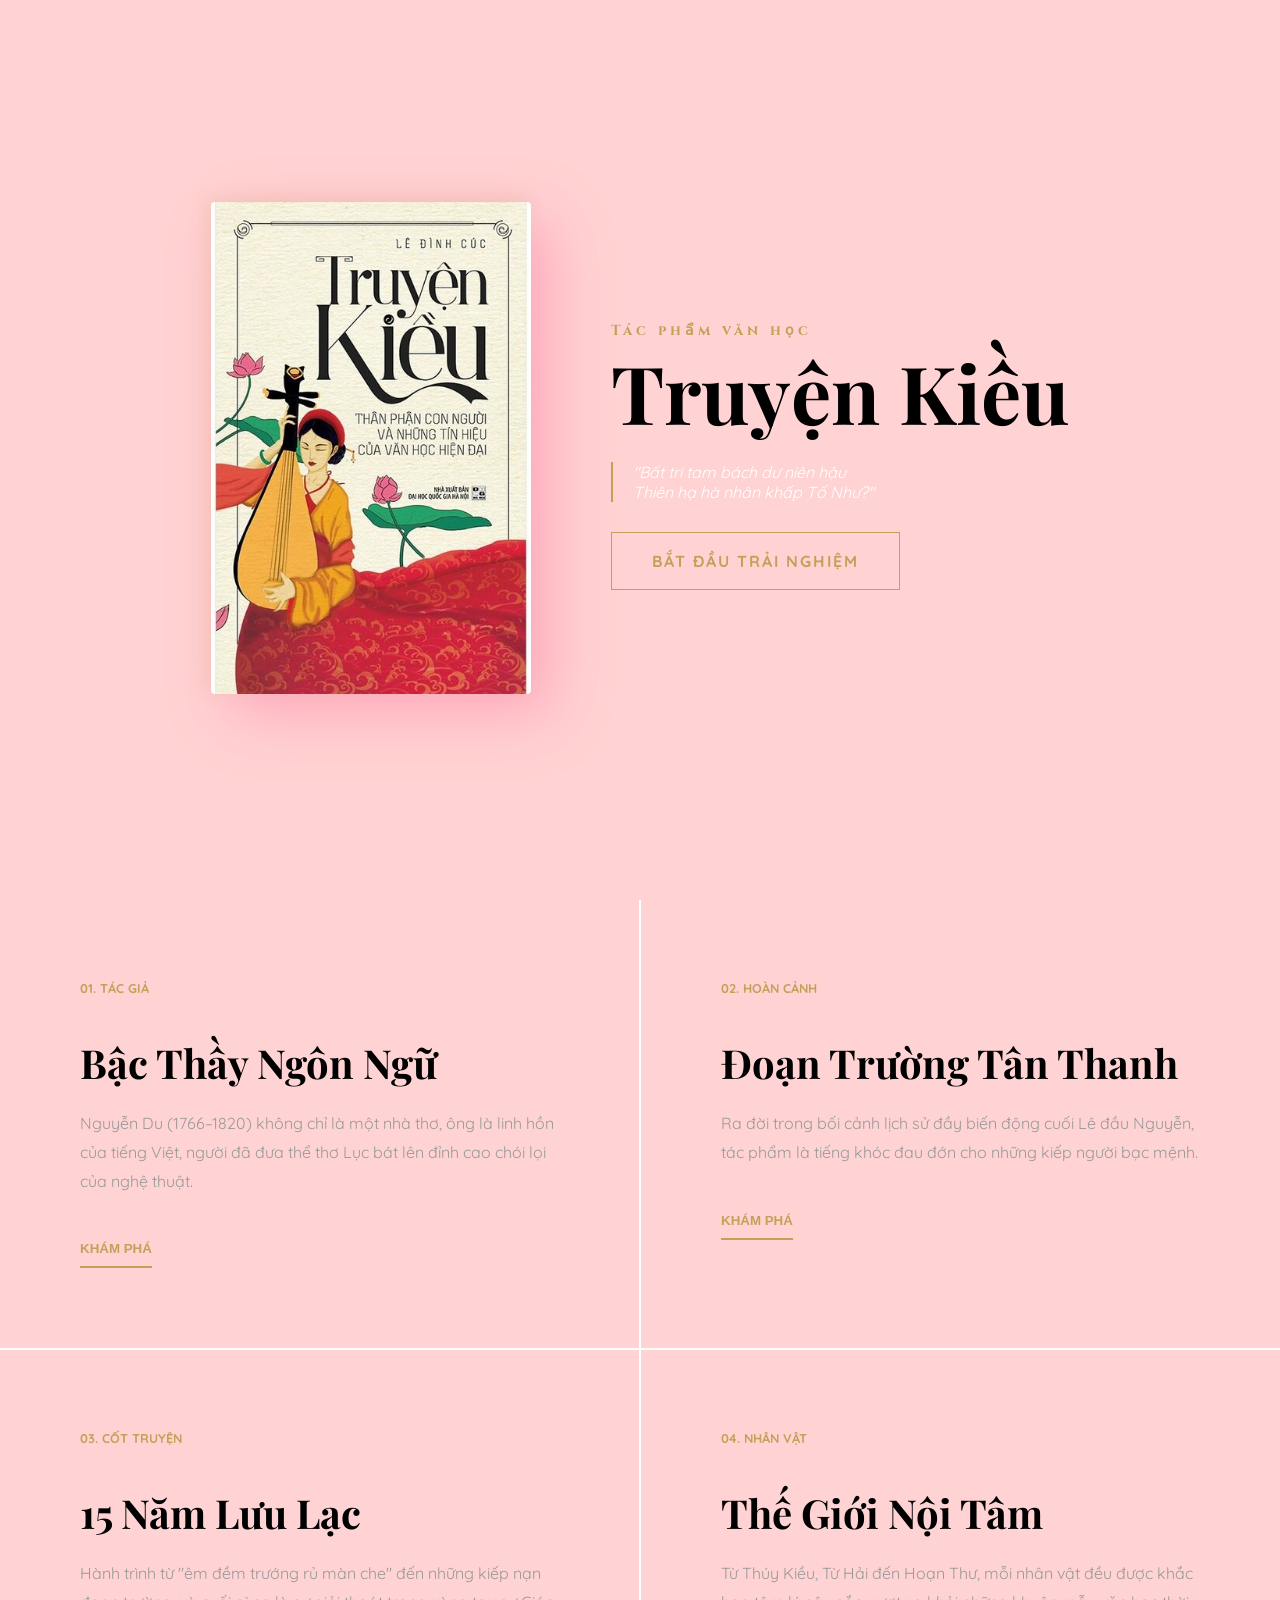
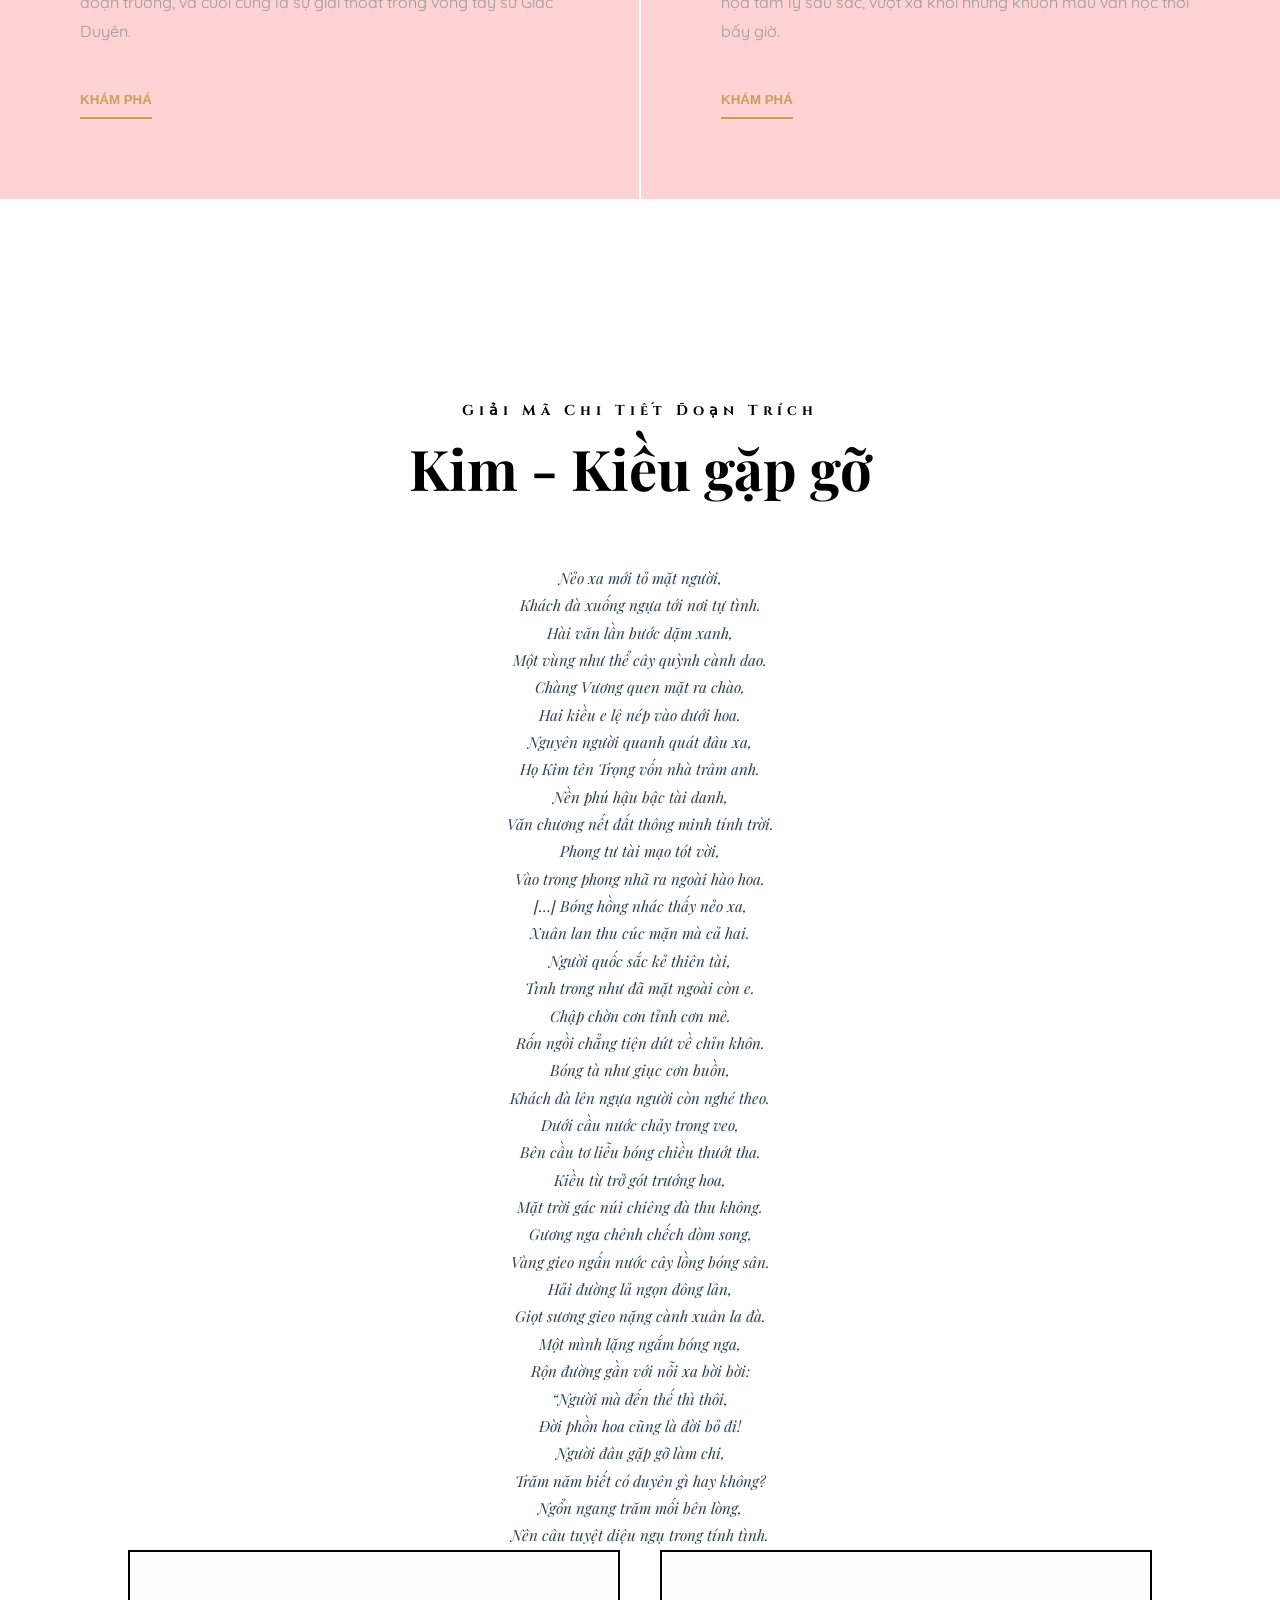
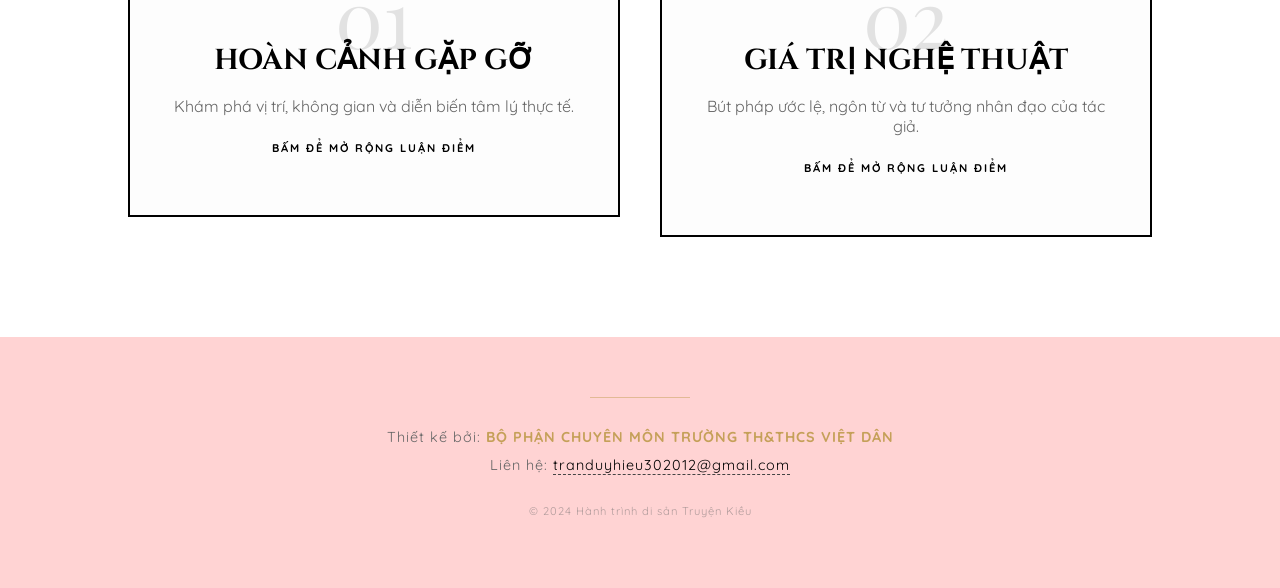
<file: index.html>
<!DOCTYPE html>
<html lang="vi">
<head>
    <meta charset="UTF-8">
    <meta name="viewport" content="width=device-width, initial-scale=1.0">
    <title>Đại Thi Hào Nguyễn Du | Kiệt Tác Truyện Kiều</title>
    <link rel="stylesheet" href="style.css">
    <link href="https://fonts.googleapis.com/css2?family=Cinzel:wght@700&family=Quicksand:wght@300;500&family=Playfair+Display:ital,wght@0,400;1,700&display=swap" rel="stylesheet">
</head>
<body>

    <section class="hero">
        <div class="overlay"></div>
        <div class="bg-landscape"></div>
        
        <div class="hero-container">
            <div class="book-side">
                <div class="book-wrapper" onclick="showPoem()">
                    <img src="images/truyen-kieu-than-phan-con-nguoi-va-nhung-tin-hieu.jpg" alt="Bìa Truyện Kiều" class="main-cover">
                    
                    <!-- Ô thơ hiện ra khi click -->
                    <div id="poem-popup" class="poem-popup">
                        <div class="poem-content">
                            <span class="close-btn">&times;</span>
                            
                            <!-- File âm thanh của bạn -->
                            <audio id="kiều-audio" src="kim-kieu.mp3"></audio>
                            <h2 class="poem-main-title">Kim - Kiều gặp gỡ</h2>
                            <section class="poem-section">
                                <div id="poem-text-container">
                                    <span class="poem-line" data-time="0">Nẻo xa mới tỏ mặt người,</span><br>
                                    <span class="poem-line" data-time="2">Khách đà xuống ngựa tới nơi tự tình.</span><br>
                                    <span class="poem-line" data-time="4">Hài văn lần bước dặm xanh,</span><br>
                                    <span class="poem-line" data-time="6">Một vùng như thể cây quỳnh cành dao.</span><br>
                                    <span class="poem-line" data-time="8">Chàng Vương quen mặt ra chào,</span><br>
                                    <span class="poem-line" data-time="10">Hai kiều e lệ nép vào dưới hoa.</span><br>
                                    <span class="poem-line" data-time="12">Nguyên người quanh quát đâu xa,</span><br>
                                    <span class="poem-line" data-time="14">Họ Kim tên Trọng vốn nhà trâm anh.</span><br>
                                    <span class="poem-line" data-time="16">Nền phú hậu bậc tài danh,</span><br>
                                    <span class="poem-line" data-time="18">Văn chương nết đất thông minh tính trời.</span><br>
                                    <span class="poem-line" data-time="20">Phong tư tài mạo tót vời,</span><br>
                                    <span class="poem-line" data-time="22">Vào trong phong nhã ra ngoài hào hoa.</span><br>
                                    <span class="poem-line" data-time="24">[…] Bóng hồng nhác thấy nẻo xa,</span><br>
                                    <span class="poem-line" data-time="26">Xuân lan thu cúc mặn mà cả hai.</span><br>
                                    <span class="poem-line" data-time="28">Người quốc sắc kẻ thiên tài,</span><br>
                                    <span class="poem-line" data-time="30">Tình trong như đã mặt ngoài còn e.</span><br>
                                    <span class="poem-line" data-time="32">Chập chờn cơn tỉnh cơn mê.</span><br>
                                    <span class="poem-line" data-time="34">Rốn ngồi chẳng tiện dứt về chỉn khôn.</span><br>
                                    <span class="poem-line" data-time="36">Bóng tà như giục cơn buồn,</span><br>
                                    <span class="poem-line" data-time="38">Khách đà lên ngựa người còn nghé theo.</span><br>
                                    <span class="poem-line" data-time="40">Dưới cầu nước chảy trong veo,</span><br>
                                    <span class="poem-line" data-time="42">Bên cầu tơ liễu bóng chiều thướt tha.</span><br>
                                    <span class="poem-line" data-time="44">Kiều từ trở gót trướng hoa,</span><br>
                                    <span class="poem-line" data-time="46">Mặt trời gác núi chiêng đà thu không.</span><br>
                                    <span class="poem-line" data-time="48">Gương nga chênh chếch dòm song,</span><br>
                                    <span class="poem-line" data-time="50">Vàng gieo ngấn nước cây lồng bóng sân.</span><br>
                                    <span class="poem-line" data-time="52">Hải đường lả ngọn đông lân,</span><br>
                                    <span class="poem-line" data-time="54">Giọt sương gieo nặng cành xuân la đà.</span><br>
                                    <span class="poem-line" data-time="56">Một mình lặng ngắm bóng nga,</span><br>
                                    <span class="poem-line" data-time="58">Rộn đường gần với nỗi xa bời bời:</span><br>
                                    <span class="poem-line" data-time="60">“Người mà đến thế thì thôi,</span><br>
                                    <span class="poem-line" data-time="62">Đời phồn hoa cũng là đời bỏ đi!</span><br>
                                    <span class="poem-line" data-time="64">Người đâu gặp gỡ làm chi,</span><br>
                                    <span class="poem-line" data-time="66">Trăm năm biết có duyên gì hay không?</span><br>
                                    <span class="poem-line" data-time="68">Ngổn ngang trăm mối bên lòng,</span><br>
                                    <span class="poem-line" data-time="70">Nên câu tuyệt diệu ngụ trong tính tình.</span>
                                </div>
                            </section>
                            
                            <button id="btn-play-audio" class="btn-audio">▶️ NGHE NGÂM THƠ</button>
                        </div>
                    </div>
                </div>
            </div>
            
            <div class="text-side">
                <h2 class="sub-title">Tác phẩm văn học</h2>
                <h1 class="main-name">Truyện Kiều</h1>
                <p class="quote">"Bất tri tam bách dư niên hậu<br>Thiên hạ hà nhân khấp Tố Như?"</p>
                <a href="#explore" class="cta-button">BẮT ĐẦU TRẢI NGHIỆM</a>
            </div>
        </div>
    </section>

    <main class="content-grid" id="explore">
        <div class="info-box" data-aos="fade-up">
            <div class="box-header">01. TÁC GIẢ</div>
            <h3>Bậc Thầy Ngôn Ngữ</h3>
            <p>Nguyễn Du (1766–1820) không chỉ là một nhà thơ, ông là linh hồn của tiếng Việt, người đã đưa thể thơ Lục bát lên đỉnh cao chói lọi của nghệ thuật.</p>
            <button onclick="window.location.href='tg.html'" class="btn-more">KHÁM PHÁ</button>
        </div>

        <div class="info-box" data-aos="fade-up">
            <div class="box-header">02. HOÀN CẢNH</div>
            <h3>Đoạn Trường Tân Thanh</h3>
            <p>Ra đời trong bối cảnh lịch sử đầy biến động cuối Lê đầu Nguyễn, tác phẩm là tiếng khóc đau đớn cho những kiếp người bạc mệnh.</p>
            <button onclick="window.location.href='st.html'" class="btn-more">KHÁM PHÁ</button> <!-- Sáng tác -->
        </div>

        <div class="info-box" data-aos="fade-up">
            <div class="box-header">03. CỐT TRUYỆN</div>
            <h3>15 Năm Lưu Lạc</h3>
            <p>Hành trình từ "êm đềm trướng rủ màn che" đến những kiếp nạn đoạn trường, và cuối cùng là sự giải thoát trong vòng tay sư Giác Duyên.</p>
            <button onclick="window.location.href='ct.html'" class="btn-more">KHÁM PHÁ</button> <!-- Cốt truyện -->
        </div>

        <div class="info-box" data-aos="fade-up">
            <div class="box-header">04. NHÂN VẬT</div>
            <h3>Thế Giới Nội Tâm</h3>
            <p>Từ Thúy Kiều, Từ Hải đến Hoạn Thư, mỗi nhân vật đều được khắc họa tâm lý sâu sắc, vượt xa khỏi những khuôn mẫu văn học thời bấy giờ.</p>
            <button onclick="window.location.href='nv.html'" class="btn-more">KHÁM PHÁ</button> <!-- Nhân vật -->
        </div>
    </main>
    <section class="mega-analysis">
        <div class="analysis-header">
            <span class="sub-title">Giải Mã Chi Tiết Đoạn Trích</span>
            <h2 class="main-title">Kim - Kiều gặp gỡ</h2>
        </div>
        <section class="poem-container">
            <div class="poem-content">
                Nẻo xa mới tỏ mặt người,<br>
                Khách đà xuống ngựa tới nơi tự tình.<br>
                Hài văn lần bước dặm xanh,<br>
                Một vùng như thể cây quỳnh cành dao.<br>
                Chàng Vương quen mặt ra chào,<br>
                Hai kiều e lệ nép vào dưới hoa.<br>
                Nguyên người quanh quát đâu xa,<br>
                Họ Kim tên Trọng vốn nhà trâm anh.<br>
                Nền phú hậu bậc tài danh,<br>
                Văn chương nết đất thông minh tính trời.<br>
                Phong tư tài mạo tót vời,<br>
                Vào trong phong nhã ra ngoài hào hoa.<br>
                […] Bóng hồng nhác thấy nẻo xa,<br>
                Xuân lan thu cúc mặn mà cả hai.<br>
                Người quốc sắc kẻ thiên tài,<br>
                Tình trong như đã mặt ngoài còn e.<br>
                Chập chờn cơn tỉnh cơn mê.<br>
                Rốn ngồi chẳng tiện dứt về chỉn khôn.<br>
                Bóng tà như giục cơn buồn,<br>
                Khách đà lên ngựa người còn nghé theo.<br>
                Dưới cầu nước chảy trong veo,<br>
                Bên cầu tơ liễu bóng chiều thướt tha.<br>
                Kiều từ trở gót trướng hoa,<br>
                Mặt trời gác núi chiêng đà thu không.<br>
                Gương nga chênh chếch dòm song,<br>
                Vàng gieo ngấn nước cây lồng bóng sân.<br>
                Hải đường lả ngọn đông lân,<br>
                Giọt sương gieo nặng cành xuân la đà.<br>
                Một mình lặng ngắm bóng nga,<br>
                Rộn đường gần với nỗi xa bời bời:<br>
                “Người mà đến thế thì thôi,<br>
                Đời phồn hoa cũng là đời bỏ đi!<br>
                Người đâu gặp gỡ làm chi,<br>
                Trăm năm biết có duyên gì hay không?<br>
                Ngổn ngang trăm mối bên lòng,<br>
                Nên câu tuyệt diệu ngụ trong tính tình.
            </div>
        </section>
        <div class="sync-grid-mega">
            <div class="mega-card" onclick="toggleAnalysis('context')">
                <div class="card-visual">
                    <div class="number-bg">01</div>
                    <h3>HOÀN CẢNH GẶP GỠ</h3>
                    <p>Khám phá vị trí, không gian và diễn biến tâm lý thực tế.</p>
                    <div class="click-hint">BẤM ĐỂ MỞ RỘNG LUẬN ĐIỂM</div>
                </div>
                
                <div id="mega-context" class="card-expand">
                    <div class="expand-inner">
                        <div class="analysis-point">
                            <h4>1.1. Vị trí chiến lược trong cốt truyện</h4>
                            <p>Nằm ở phần đầu "Gặp gỡ và đính ước". Đây là điểm khởi đầu cho chuỗi bi kịch 15 năm lưu lạc, nơi tình yêu vừa chớm nở đã mang theo những dự cảm chia lìa.</p>
                        </div>
                        <div class="analysis-point">
                            <h4>1.2. Không gian "Tả cảnh ngụ tình"</h4>
                            <p>Buổi chiều tà với "tơ liễu bóng chiều thướt tha". Cảnh vật không chỉ là thiên nhiên mà là nhân hóa của sự vương vấn, báo hiệu một tương lai mỏng manh như cành liễu trước gió.</p>
                        </div>
                        <div class="analysis-point">
                            <h4>1.3. Cuộc hội ngộ định mệnh</h4>
                            <p>Sự xuất hiện của Kim Trọng ("Hài văn lần bước dặm xanh") tạo nên sự tương phản với vẻ e lệ của chị em Kiều ("Nép vào dưới hoa"). Đó là khoảnh khắc của sự giao thoa giữa "quốc sắc" và "thiên tài".</p>
                        </div>
                    </div>
                </div>
            </div>

            <div class="mega-card" onclick="toggleAnalysis('art')">
                <div class="card-visual">
                    <div class="number-bg">02</div>
                    <h3>GIÁ TRỊ NGHỆ THUẬT</h3>
                    <p>Bút pháp ước lệ, ngôn từ và tư tưởng nhân đạo của tác giả.</p>
                    <div class="click-hint">BẤM ĐỂ MỞ RỘNG LUẬN ĐIỂM</div>
                </div>

                <div id="mega-art" class="card-expand">
                    <div class="expand-inner">
                        <div class="analysis-point">
                            <h4>2.1. Bút pháp Ước lệ Tượng trưng</h4>
                            <p>Nguyễn Du dùng "Cây quỳnh cành dao", "Xuân lan thu cúc" để miêu tả nhân vật. Cách dùng từ ngữ đắt giá này không chỉ tả vẻ đẹp mà còn tôn vinh nhân phẩm cao quý của họ.</p>
                        </div>
                        <div class="analysis-point">
                            <h4>2.2. Ngôn ngữ Nội tâm & Tu từ</h4>
                            <p>Câu hỏi "Trăm năm biết có duyên gì hay không?" là đỉnh cao của nghệ thuật khắc họa tâm lý. Kiều không chỉ yêu, nàng còn lo âu cho số phận, thể hiện tư duy vượt thời đại.</p>
                        </div>
                        <div class="analysis-point">
                            <h4>2.3. Nhịp điệu Lục bát bậc thầy</h4>
                            <p>Cách ngắt nhịp uyển chuyển tạo nên nhạc điệu du dương, khiến đoạn trích như một bản nhạc giao hưởng về tình yêu, đồng thời giữ vững hồn cốt của văn hóa dân tộc Việt Nam.</p>
                        </div>
                    </div>
                </div>
            </div>
        </div>
    </section>
        <!-- PHẦN CHÂN TRANG MỚI THÊM -->
        <footer class="site-footer">
            <div class="footer-line"></div>
            <div class="footer-content">
                <p class="design-by">Thiết kế bởi: <span>Bộ Phận Chuyên Môn Trường TH&THCS Việt Dân</span></p>
                <p class="contact-email">Liên hệ: <a href="tranduyhieu302012@gmail.com">tranduyhieu302012@gmail.com</a></p>
                <p class="copyright">© 2024 Hành trình di sản Truyện Kiều</p>
            </div>
        </footer>
    <script src="script.js"></script>
</body>
</html>
</file>
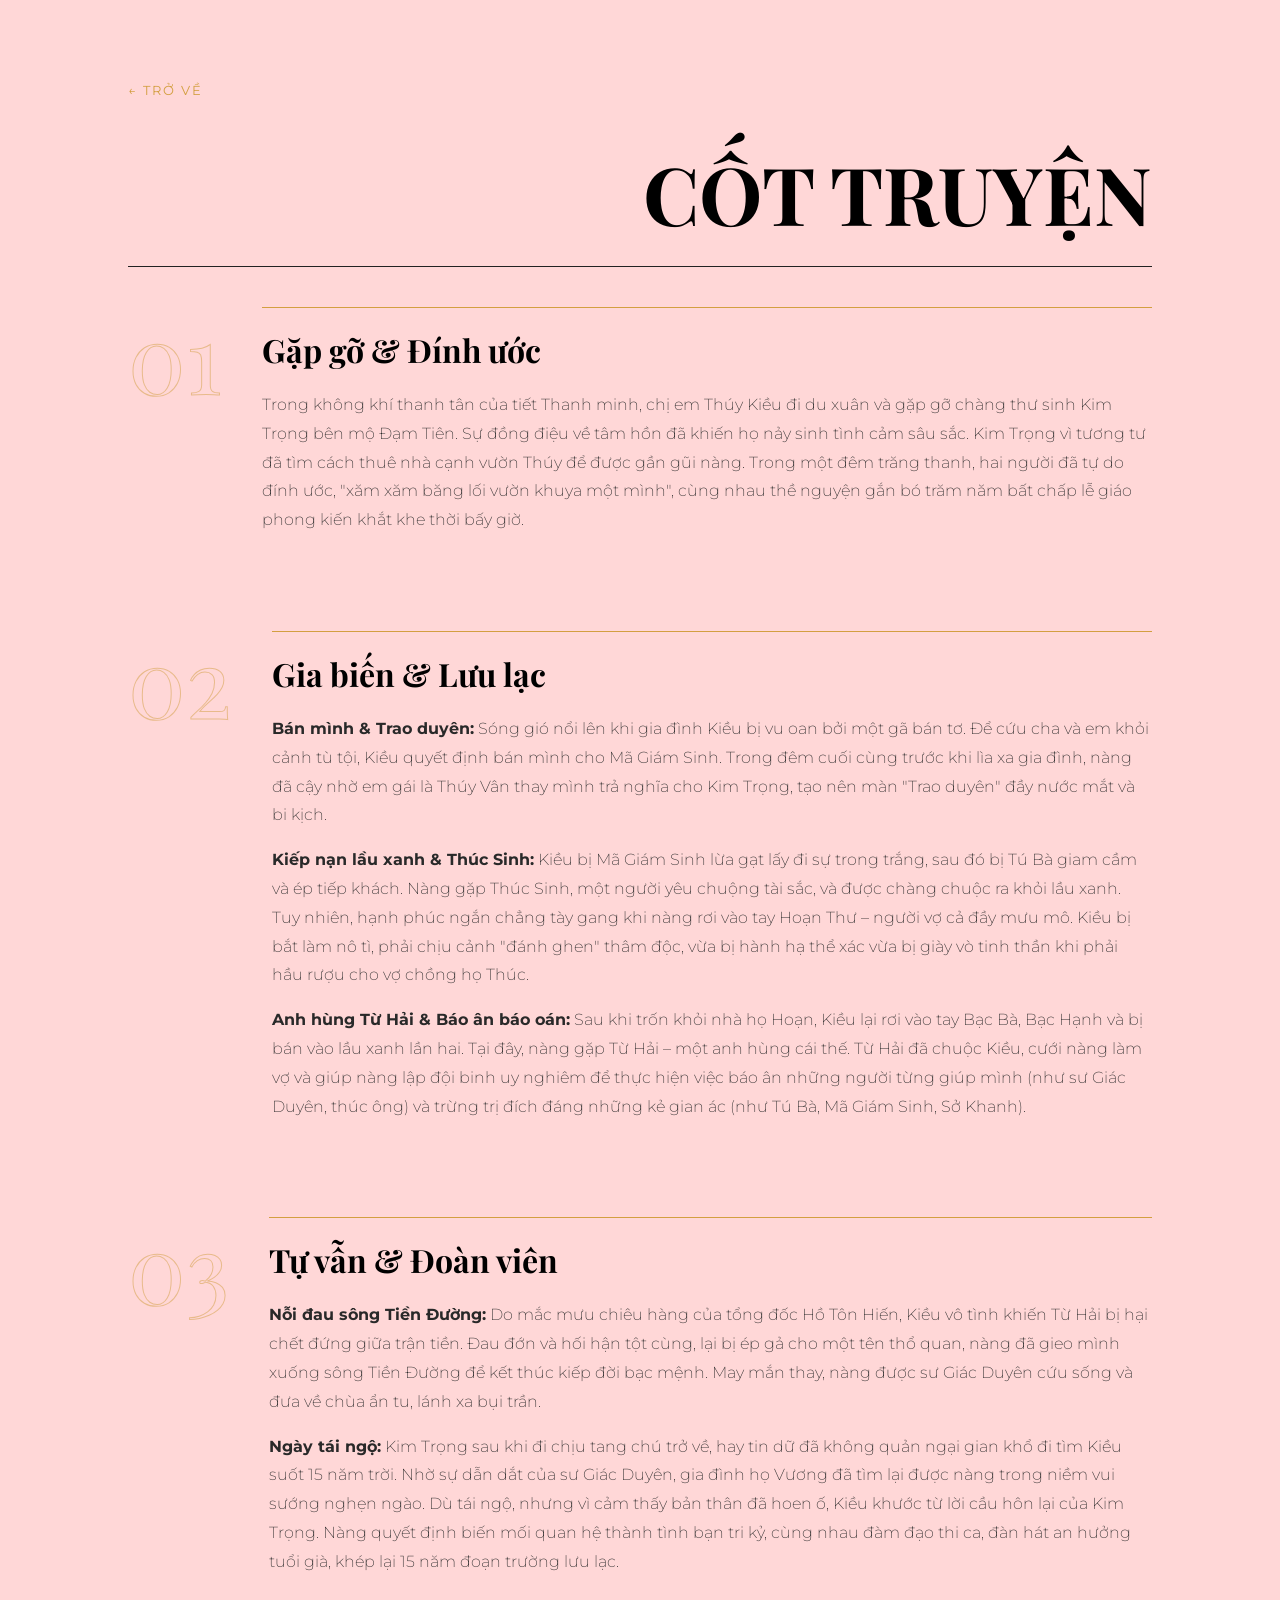
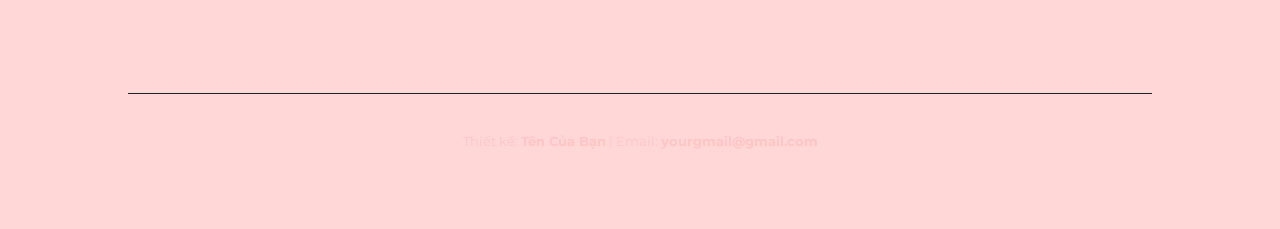
<file: ct.html>
<!DOCTYPE html>
<html lang="vi">
<head>
    <meta charset="UTF-8">
    <meta name="viewport" content="width=device-width, initial-scale=1.0">
    <title>Cốt truyện | 15 năm lưu lạc</title>
    <link href="https://fonts.googleapis.com/css2?family=Playfair+Display:ital,wght@0,900;1,700&family=Montserrat:wght@200;400;700&display=swap" rel="stylesheet">
    <style>
        :root { --accent: #d39f40; --dark: #ffd7d7; --light: #000000; }
        body { background: var(--dark); color: var(--light); font-family: 'Montserrat', sans-serif; margin: 0; padding: 80px 10%; }
        .back-btn { text-decoration: none; color: var(--accent); letter-spacing: 2px; font-size: 0.8rem; }
        
        h1 { font-family: 'Playfair Display', serif; font-size: 5rem; margin: 40px 0; text-align: right; border-bottom: 1px solid #222; padding-bottom: 20px; }
        
        .timeline-item { display: flex; margin-bottom: 80px; gap: 40px; }
        .number { font-family: 'Playfair Display', serif; font-size: 6rem; color: transparent; -webkit-text-stroke: 1px var(--accent); line-height: 1; opacity: 0.5; }
        .text { flex: 1; border-top: 1px solid var(--accent); padding-top: 20px; }
        h3 { font-family: 'Playfair Display', serif; font-size: 2rem; margin: 0 0 20px 0; }
        p { font-weight: 200; line-height: 1.8; color: #292929; }

        .footer { margin-top: 100px; font-size: 0.8rem; color: #ffc4c4; text-align: center; border-top: 1px solid #222; padding-top: 40px; }
    </style>
</head>
<body>
    <a href="index.html" class="back-btn">← TRỞ VỀ</a>

    <h1>CỐT TRUYỆN</h1>

    <div class="timeline-item">
        <div class="number">01</div>
        <div class="text">
            <h3>Gặp gỡ & Đính ước</h3>
            <p>Trong không khí thanh tân của tiết Thanh minh, chị em Thúy Kiều đi du xuân và gặp gỡ chàng thư sinh Kim Trọng bên mộ Đạm Tiên. Sự đồng điệu về tâm hồn đã khiến họ nảy sinh tình cảm sâu sắc. Kim Trọng vì tương tư đã tìm cách thuê nhà cạnh vườn Thúy để được gần gũi nàng. Trong một đêm trăng thanh, hai người đã tự do đính ước, "xăm xăm băng lối vườn khuya một mình", cùng nhau thề nguyện gắn bó trăm năm bất chấp lễ giáo phong kiến khắt khe thời bấy giờ.</p>
        </div>
    </div>

    <div class="timeline-item">
        <div class="number">02</div>
        <div class="text">
            <h3>Gia biến & Lưu lạc</h3>
            <p><strong>Bán mình & Trao duyên:</strong> Sóng gió nổi lên khi gia đình Kiều bị vu oan bởi một gã bán tơ. Để cứu cha và em khỏi cảnh tù tội, Kiều quyết định bán mình cho Mã Giám Sinh. Trong đêm cuối cùng trước khi lìa xa gia đình, nàng đã cậy nhờ em gái là Thúy Vân thay mình trả nghĩa cho Kim Trọng, tạo nên màn "Trao duyên" đầy nước mắt và bi kịch.</p>
            <p><strong>Kiếp nạn lầu xanh & Thúc Sinh:</strong> Kiều bị Mã Giám Sinh lừa gạt lấy đi sự trong trắng, sau đó bị Tú Bà giam cầm và ép tiếp khách. Nàng gặp Thúc Sinh, một người yêu chuộng tài sắc, và được chàng chuộc ra khỏi lầu xanh. Tuy nhiên, hạnh phúc ngắn chẳng tày gang khi nàng rơi vào tay Hoạn Thư – người vợ cả đầy mưu mô. Kiều bị bắt làm nô tì, phải chịu cảnh "đánh ghen" thâm độc, vừa bị hành hạ thể xác vừa bị giày vò tinh thần khi phải hầu rượu cho vợ chồng họ Thúc.</p>
            <p><strong>Anh hùng Từ Hải & Báo ân báo oán:</strong> Sau khi trốn khỏi nhà họ Hoạn, Kiều lại rơi vào tay Bạc Bà, Bạc Hạnh và bị bán vào lầu xanh lần hai. Tại đây, nàng gặp Từ Hải – một anh hùng cái thế. Từ Hải đã chuộc Kiều, cưới nàng làm vợ và giúp nàng lập đội binh uy nghiêm để thực hiện việc báo ân những người từng giúp mình (như sư Giác Duyên, thúc ông) và trừng trị đích đáng những kẻ gian ác (như Tú Bà, Mã Giám Sinh, Sở Khanh).</p>
        </div>
    </div>

    <div class="timeline-item">
        <div class="number">03</div>
        <div class="text">
            <h3>Tự vẫn & Đoàn viên</h3>
            <p><strong>Nỗi đau sông Tiền Đường:</strong> Do mắc mưu chiêu hàng của tổng đốc Hồ Tôn Hiến, Kiều vô tình khiến Từ Hải bị hại chết đứng giữa trận tiền. Đau đớn và hối hận tột cùng, lại bị ép gả cho một tên thổ quan, nàng đã gieo mình xuống sông Tiền Đường để kết thúc kiếp đời bạc mệnh. May mắn thay, nàng được sư Giác Duyên cứu sống và đưa về chùa ẩn tu, lánh xa bụi trần.</p>
            <p><strong>Ngày tái ngộ:</strong> Kim Trọng sau khi đi chịu tang chú trở về, hay tin dữ đã không quản ngại gian khổ đi tìm Kiều suốt 15 năm trời. Nhờ sự dẫn dắt của sư Giác Duyên, gia đình họ Vương đã tìm lại được nàng trong niềm vui sướng nghẹn ngào. Dù tái ngộ, nhưng vì cảm thấy bản thân đã hoen ố, Kiều khước từ lời cầu hôn lại của Kim Trọng. Nàng quyết định biến mối quan hệ thành tình bạn tri kỷ, cùng nhau đàm đạo thi ca, đàn hát an hưởng tuổi già, khép lại 15 năm đoạn trường lưu lạc.</p>
        </div>
    </div>

    <footer class="footer">
        Thiết kế: <strong>Tên Của Bạn</strong> | Email: <strong>yourgmail@gmail.com</strong>
    </footer>
</body>
</html>
</file>
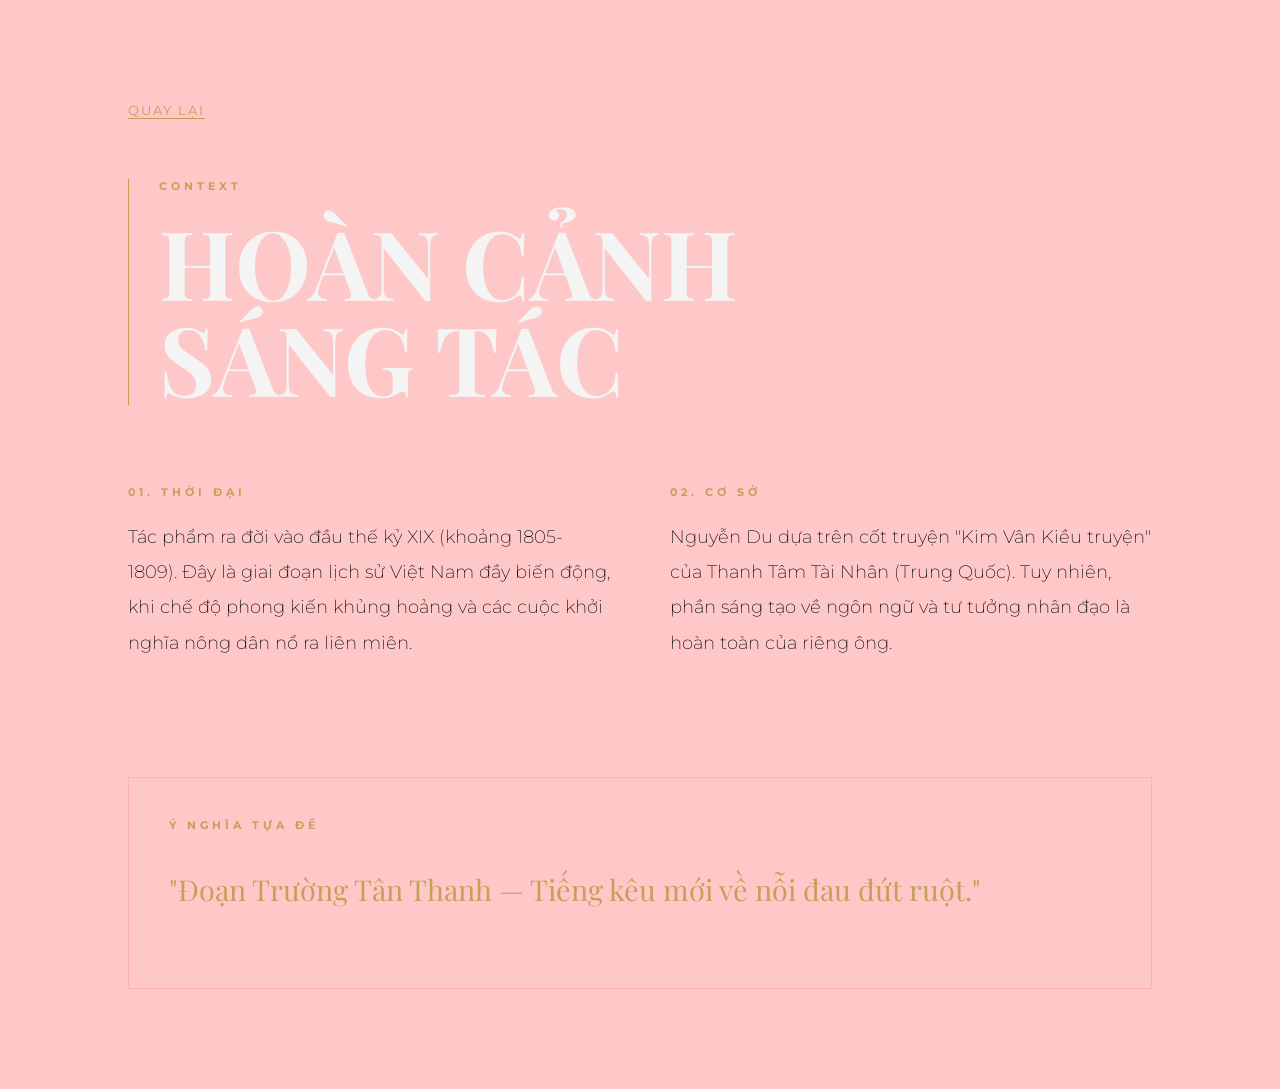
<file: st.html>
<!DOCTYPE html>
<html lang="vi">
<head>
    <meta charset="UTF-8">
    <meta name="viewport" content="width=device-width, initial-scale=1.0">
    <title>Bối cảnh | Truyện Kiều</title>
    <link href="https://fonts.googleapis.com/css2?family=Playfair+Display:ital,wght@0,900;1,700&family=Montserrat:wght@200;400;700&display=swap" rel="stylesheet">
    <style>
        :root { --accent: #c5a059; --dark: #ffc8c8; --light: #f4f4f4; }
        body { background: var(--dark); color: var(--light); font-family: 'Montserrat', sans-serif; margin: 0; padding: 100px 10%; }
        .back-btn { text-decoration: none; color: var(--accent); letter-spacing: 2px; font-size: 0.8rem; border-bottom: 1px solid var(--accent); }
        
        .title-section { margin: 60px 0; border-left: 1px solid var(--accent); padding-left: 30px; }
        h1 { font-family: 'Playfair Display', serif; font-size: clamp(3rem, 8vw, 6rem); margin: 0; line-height: 1; }
        
        .content-grid { display: grid; grid-template-columns: 1fr 1fr; gap: 60px; margin-top: 80px; }
        .label { color: var(--accent); font-weight: 700; letter-spacing: 4px; font-size: 0.7rem; display: block; margin-bottom: 20px; }
        p { font-weight: 200; font-size: 1.1rem; color: #000000; line-height: 2; }
        
        .highlight-box { grid-column: 1 / -1; border: 1px solid #ffb4b4; padding: 40px; margin-top: 40px; }
        .footer { margin-top: 100px; font-size: 0.8rem; color: #ffdcdc; text-align: center; border-top: 1px solid #222; padding-top: 40px; }
    </style>
</head>
<body>
    <a href="index.html" class="back-btn">QUAY LẠI</a>

    <div class="title-section">
        <span class="label">CONTEXT</span>
        <h1>HOÀN CẢNH<br>SÁNG TÁC</h1>
    </div>

    <div class="content-grid">
        <div>
            <span class="label">01. THỜI ĐẠI</span>
            <p>Tác phẩm ra đời vào đầu thế kỷ XIX (khoảng 1805-1809). Đây là giai đoạn lịch sử Việt Nam đầy biến động, khi chế độ phong kiến khủng hoảng và các cuộc khởi nghĩa nông dân nổ ra liên miên.</p>
        </div>
        <div>
            <span class="label">02. CƠ SỞ</span>
            <p>Nguyễn Du dựa trên cốt truyện "Kim Vân Kiều truyện" của Thanh Tâm Tài Nhân (Trung Quốc). Tuy nhiên, phần sáng tạo về ngôn ngữ và tư tưởng nhân đạo là hoàn toàn của riêng ông.</p>
        </div>
        <div class="highlight-box">
            <span class="label">Ý NGHĨA TỰA ĐỀ</span>
            <p style="font-family: 'Playfair Display', serif; font-size: 1.8rem; color: var(--accent); italic">"Đoạn Trường Tân Thanh — Tiếng kêu mới về nỗi đau đứt ruột."</p>
        </div>
    </div>
</body>
</html>
</file>
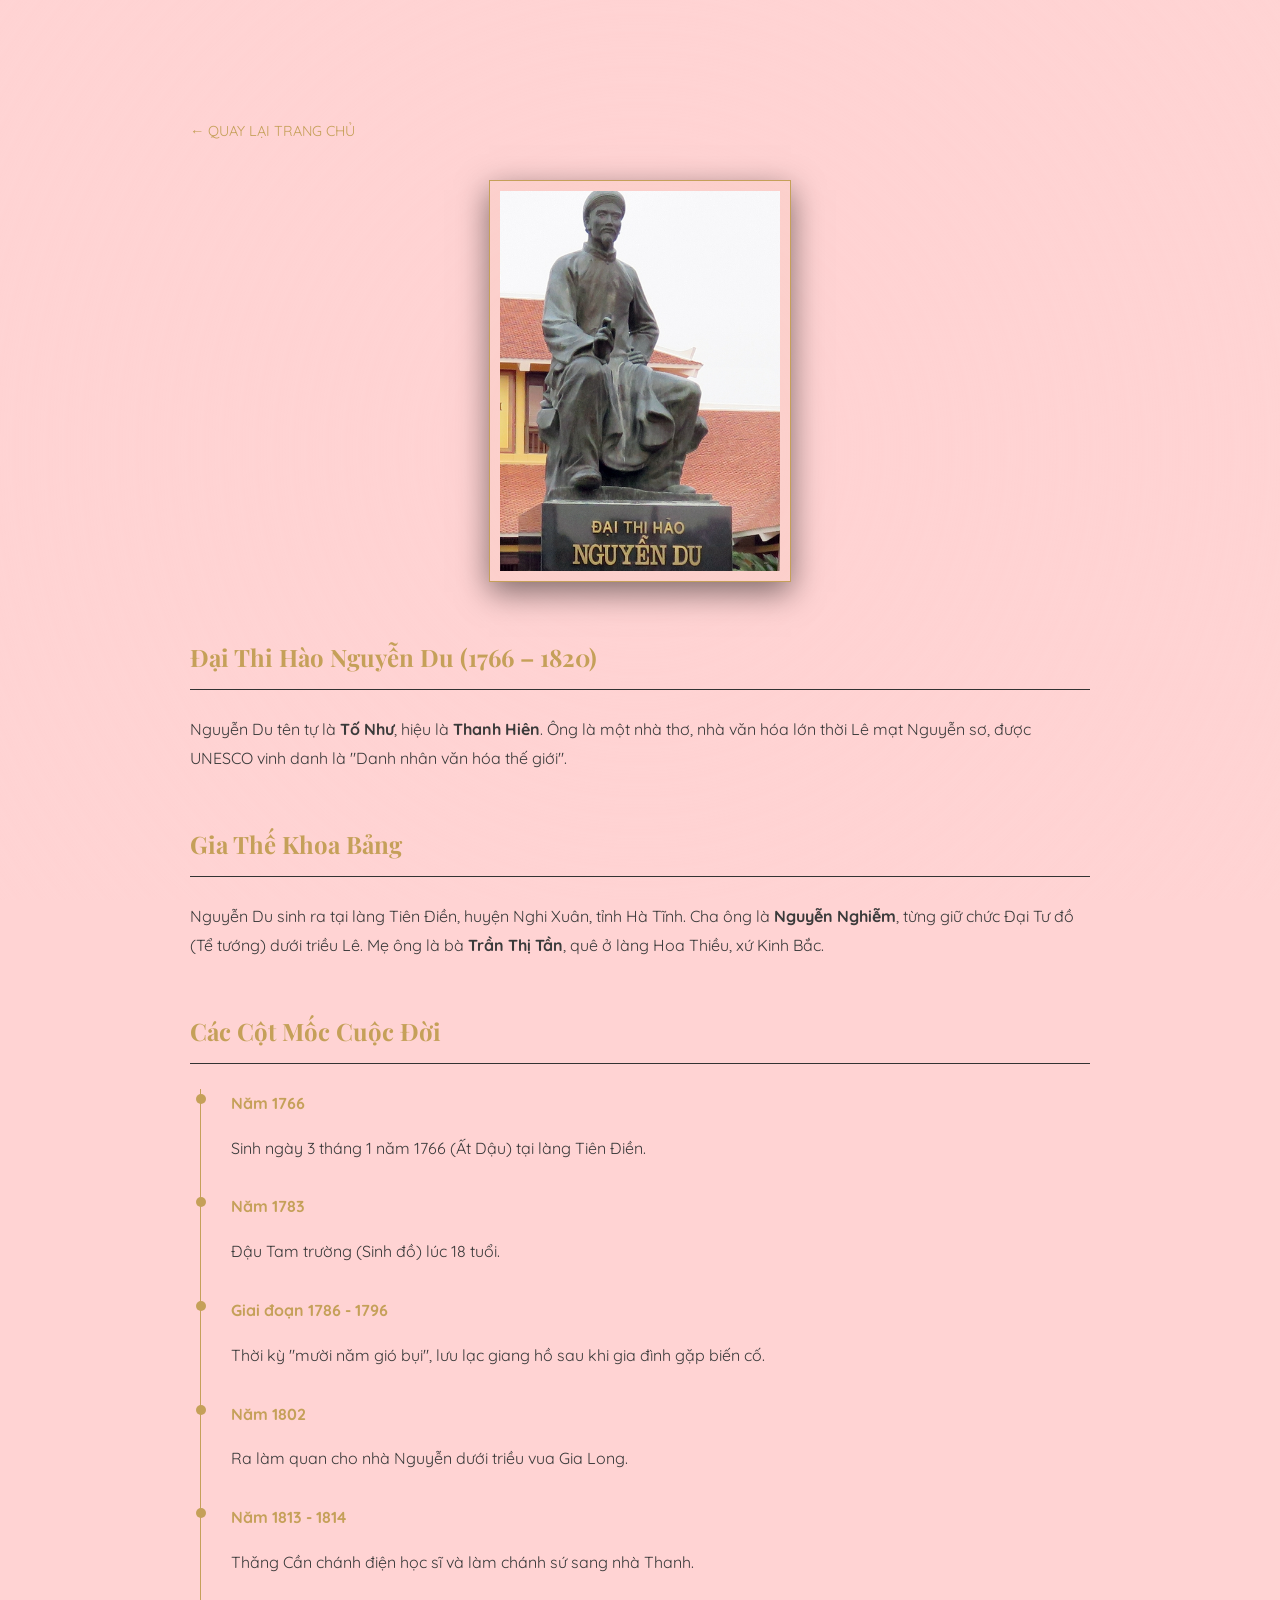
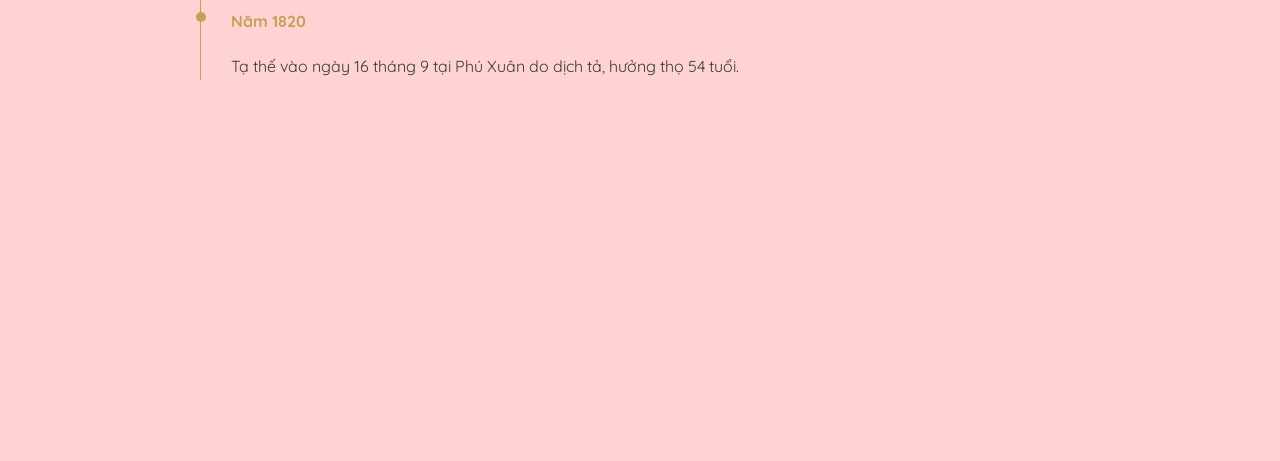
<file: tg.html>
<!DOCTYPE html>
<html lang="vi">
<head>
    <meta charset="UTF-8">
    <meta name="viewport" content="width=device-width, initial-scale=1.0">
    <title>Tiểu Sử Nguyễn Du | Đại Thi Hào Dân Tộc</title>
    <link rel="stylesheet" href="style.css">
    <link href="https://fonts.googleapis.com/css2?family=Cinzel:wght@700&family=Quicksand:wght@300;500&family=Playfair+Display:ital,wght@0,400;1,700&display=swap" rel="stylesheet">
    <style>
        .author-detail {
            padding: 120px 20px 60px;
            max-width: 900px;
            margin: 0 auto;
        }
        
        /* CẤU TRÚC HÌNH ẢNH CHÂN DUNG MỚI */
        .author-portrait-wrapper {
            text-align: center;
            margin-bottom: 50px;
        }
        .author-portrait {
            width: 280px;
            height: 380px;
            object-fit: cover;
            border: 1px solid var(--gold);
            padding: 10px;
            background: rgba(197, 160, 89, 0.05);
            box-shadow: 0 10px 30px rgba(0,0,0,0.5);
            transition: 0.5s;
        }
        .author-portrait:hover {
            box-shadow: 0 15px 40px rgba(197, 160, 89, 0.2);
        }

        .bio-section {
            margin-bottom: 50px;
            line-height: 1.8;
            color: #3a3a3a;
        }
        .bio-section h2 {
            font-family: 'Playfair Display', serif;
            color: var(--gold);
            border-bottom: 1px solid #333;
            padding-bottom: 10px;
            margin-bottom: 25px;
        }
        .timeline {
            border-left: 1px solid var(--gold);
            padding-left: 30px;
            margin-left: 10px;
        }
        .timeline-item {
            position: relative;
            margin-bottom: 30px;
        }
        .timeline-item::before {
            content: '';
            position: absolute;
            left: -35px;
            top: 5px;
            width: 10px;
            height: 10px;
            background: var(--gold);
            border-radius: 50%;
        }
        .year {
            font-weight: bold;
            color: var(--gold);
            display: block;
        }
        .back-home {
            display: inline-block;
            margin-bottom: 40px;
            color: var(--gold);
            text-decoration: none;
            font-size: 0.9rem;
            transition: 0.3s;
        }
        .back-home:hover { opacity: 0.7; }
    </style>
</head>
<body>
    <div class="overlay" style="position: fixed; z-index: -1;"></div>

    <main class="author-detail">
        <a href="index.html" class="back-home">← QUAY LẠI TRANG CHỦ</a>
        
        <!-- PHẦN CHÈN HÌNH ẢNH CHÂN DUNG -->
        <div class="author-portrait-wrapper">
            <img src="images/ng du.jfif" alt="Chân dung Nguyễn Du" class="author-portrait">
        </div>

        <section class="bio-section">
            <h2>Đại Thi Hào Nguyễn Du (1766 – 1820)</h2>
            <p>Nguyễn Du tên tự là <strong>Tố Như</strong>, hiệu là <strong>Thanh Hiên</strong>. Ông là một nhà thơ, nhà văn hóa lớn thời Lê mạt Nguyễn sơ, được UNESCO vinh danh là "Danh nhân văn hóa thế giới".</p>
        </section>

        <section class="bio-section">
            <h2>Gia Thế Khoa Bảng</h2>
            <p>Nguyễn Du sinh ra tại làng Tiên Điền, huyện Nghi Xuân, tỉnh Hà Tĩnh. Cha ông là <strong>Nguyễn Nghiễm</strong>, từng giữ chức Đại Tư đồ (Tể tướng) dưới triều Lê. Mẹ ông là bà <strong>Trần Thị Tần</strong>, quê ở làng Hoa Thiều, xứ Kinh Bắc.</p>
        </section>

        <section class="bio-section">
            <h2>Các Cột Mốc Cuộc Đời</h2>
            <div class="timeline">
                <div class="timeline-item">
                    <span class="year">Năm 1766</span>
                    <p>Sinh ngày 3 tháng 1 năm 1766 (Ất Dậu) tại làng Tiên Điền.</p>
                </div>
                <div class="timeline-item">
                    <span class="year">Năm 1783</span>
                    <p>Đậu Tam trường (Sinh đồ) lúc 18 tuổi.</p>
                </div>
                <div class="timeline-item">
                    <span class="year">Giai đoạn 1786 - 1796</span>
                    <p>Thời kỳ "mười năm gió bụi", lưu lạc giang hồ sau khi gia đình gặp biến cố.</p>
                </div>
                <div class="timeline-item">
                    <span class="year">Năm 1802</span>
                    <p>Ra làm quan cho nhà Nguyễn dưới triều vua Gia Long.</p>
                </div>
                <div class="timeline-item">
                    <span class="year">Năm 1813 - 1814</span>
                    <p>Thăng Cần chánh điện học sĩ và làm chánh sứ sang nhà Thanh.</p>
                </div>
                <div class="timeline-item">
                    <span class="year">Năm 1820</span>
                    <p>Tạ thế vào ngày 16 tháng 9 tại Phú Xuân do dịch tả, hưởng thọ 54 tuổi.</p>
                </div>
            </div>
        </section>
    </main>

    <footer class="site-footer">
        <div class="footer-line"></div>
        <div class="footer-content">
            <p class="design-by">Thiết kế bởi: <span>Tên Của Bạn</span></p>
            <p class="contact-email">Liên hệ: <a href="mailto:yourgmail@gmail.com">yourgmail@gmail.com</a></p>
            <p class="copyright">© 2026 Hành trình di sản Truyện Kiều</p>
        </div>
    </footer>

    <script src="script.js"></script>
</body>
</html>
</file>
<file: style.css>
:root {
    --gold: #c5a059;
    --dark: #ffd3d3;
    --gray: #ffe6e6;
    --text: #000000;
}

body {
    margin: 0;
    background-color: var(--dark);
    color: var(--text);
    font-family: 'Quicksand', sans-serif;
    overflow-x: hidden;
}

/* --- HERO SECTION --- */
.hero {
    height: 100vh;
    position: relative;
    display: flex;
    align-items: center;
    justify-content: center;
}

.bg-landscape {
    position: absolute;
    top: 0; left: 0; width: 100%; height: 100%;
    background: url('https://images.unsplash.com/photo-1470770841072-f978cf4d019e?q=80&w=2070') center/cover;
    filter: blur(10px) grayscale(50%);
    opacity: 0.4;
    z-index: -2;
}

.overlay {
    position: absolute;
    top: 0; left: 0; width: 100%; height: 100%;
    background: radial-gradient(circle, transparent, var(--dark));
    z-index: -1;
}

.hero-container {
    display: flex;
    align-items: center;
    gap: 80px;
    max-width: 1200px;
    padding: 0 40px;
}

.main-cover {
    width: 320px;
    border-radius: 4px;
    box-shadow: 20px 20px 60px rgba(255, 159, 183, 0.8), 
                -5px -5px 20px rgba(197, 160, 89, 0.2);
    transition: 0.6s cubic-bezier(0.23, 1, 0.32, 1);
}

.main-cover:hover {
    transform: translateY(-20px) rotateY(-10deg);
}

.sub-title {
    font-family: 'Cinzel', serif;
    color: var(--gold);
    letter-spacing: 4px;
    font-size: 0.9rem;
}

.main-name {
    font-family: 'Playfair Display', serif;
    font-size: 5rem;
    margin: 10px 0;
    line-height: 1;
}

.quote {
    font-style: italic;
    color: #ffffff;
    border-left: 2px solid var(--gold);
    padding-left: 20px;
    margin: 30px 0;
}

.cta-button {
    display: inline-block;
    padding: 18px 40px;
    border: 1px solid var(--gold);
    color: var(--gold);
    text-decoration: none;
    letter-spacing: 2px;
    font-weight: bold;
    transition: 0.4s;
}

.cta-button:hover {
    background: var(--gold);
    color: var(--dark);
    box-shadow: 0 0 30px rgba(197, 160, 89, 0.4);
}

/* --- GRID CONTENT --- */
.content-grid {
    display: grid;
    grid-template-columns: repeat(2, 1fr);
    gap: 2px; /* Tạo đường kẻ mảnh giữa các ô */
    background-color: #ffffff;
    padding-bottom: 100px;
}

.info-box {
    background-color: var(--dark);
    padding: 80px;
    transition: 0.5s;
    opacity: 0;
    transform: translateY(30px);
}

.info-box:hover {
    background-color: var(--gray);
}

.box-header {
    color: var(--gold);
    font-size: 0.8rem;
    font-weight: bold;
    margin-bottom: 20px;
}

.info-box h3 {
    font-family: 'Playfair Display', serif;
    font-size: 2.5rem;
    margin-bottom: 20px;
}

.info-box p {
    color: #999;
    line-height: 1.8;
}

.btn-more {
    background: none;
    border: none;
    border-bottom: 2px solid var(--gold);
    color: var(--gold);
    padding: 10px 0;
    cursor: pointer;
    font-weight: bold;
    margin-top: 20px;
}

@media (max-width: 900px) {
    .hero-container { flex-direction: column; text-align: center; }
    .main-name { font-size: 3rem; }
    .content-grid { grid-template-columns: 1fr; }
    .info-box { padding: 40px; }
}
/* --- FOOTER SECTION --- */
.site-footer {
    background-color: var(--dark);
    padding: 60px 20px;
    text-align: center;
    position: relative;
}

.footer-line {
    width: 100px;
    height: 1px;
    background-color: var(--gold);
    margin: 0 auto 30px;
    opacity: 0.5;
}

.footer-content p {
    margin: 10px 0;
    font-size: 0.9rem;
    letter-spacing: 1px;
    color: #666;
}

.design-by span {
    color: var(--gold);
    font-weight: bold;
    text-transform: uppercase;
}

.contact-email a {
    color: var(--text);
    text-decoration: none;
    transition: 0.3s;
    border-bottom: 1px dashed #444;
}

.contact-email a:hover {
    color: var(--gold);
    border-bottom-color: var(--gold);
}

.copyright {
    font-size: 0.7rem !important;
    margin-top: 30px !important;
    opacity: 0.5;
}

/* Hiệu ứng mượt cho footer khi cuộn xuống */
.site-footer {
    opacity: 0;
    transform: translateY(20px);
    transition: 0.8s ease-out;
}

.site-footer.show {
    opacity: 1;
    transform: translateY(0);
}
/* Container ảnh bìa cần có position relative */
.book-wrapper {
    position: relative;
    cursor: pointer;
}

/* Ẩn ô thơ mặc định */
.poem-popup {
    display: none; 
    position: absolute;
    top: 50%;
    left: 50%;
    transform: translate(-50%, -50%);
    width: 320px;
    background: rgba(255, 255, 255, 0.95);
    padding: 25px;
    border-radius: 5px;
    box-shadow: 0 15px 35px rgba(0,0,0,0.4);
    z-index: 100;
    border: 1px solid #d4af37; /* Màu vàng đồng nhẹ */
}

/* Nội dung chữ trong ô thơ */
.poem-content {
    font-family: 'Playfair Display', serif;
    font-style: italic;
    color: #2c3e50;
    line-height: 1.8;
    font-size: 0.95rem;
    text-align: center;
}

/* Nút đóng ô thơ */
.close-btn {
    position: absolute;
    top: 5px;
    right: 10px;
    font-size: 20px;
    color: #888;
    cursor: pointer;
}

/* Hiệu ứng khi hiện lên */
.show-poem {
    display: block !important;
    animation: fadeInScale 0.4s ease-out;
}

@keyframes fadeInScale {
    from { opacity: 0; transform: translate(-50%, -50%) scale(0.8); }
    to { opacity: 1; transform: translate(-50%, -50%) scale(1); }
}
.poem-line.speaking {
    color: #e67e22;
    font-weight: bold;
    text-shadow: 0 0 5px rgba(230, 126, 34, 0.3);
    transition: all 0.1s ease;
}
/* 1. Làm cho khung popup to lên */
.poem-popup {
    display: none; /* Giữ nguyên để JS điều khiển */
    position: fixed;
    top: 50%;
    left: 50%;
    transform: translate(-50%, -50%);
    width: 80vw;         /* Tăng chiều rộng lên 80% màn hình */
    max-width: 900px;    /* Chiều rộng tối đa */
    height: 85vh;        /* Tăng chiều cao lên 85% màn hình */
    background: #fffafa; /* Màu nền giấy cổ */
    z-index: 1000;
    padding: 40px;
    border: 2px solid #000;
    box-shadow: 0 20px 50px rgba(0,0,0,0.5);
    border-radius: 8px;
    overflow: hidden;    /* Để bo góc không bị nội dung tràn ra */
}

/* 2. Tùy chỉnh phần nội dung bên trong để có thể cuộn */
.poem-content {
    height: 100%;
    display: flex;
    flex-direction: column;
    position: relative;
}

/* 3. Khung chứa chữ thơ (có thanh cuộn) */
.poem-section {
    flex-grow: 1;        /* Chiếm hết không gian còn lại */
    overflow-y: auto;    /* Hiện thanh cuộn khi thơ dài */
    padding: 20px;
    margin-bottom: 20px;
    scrollbar-width: thin; /* Thanh cuộn tinh tế cho Firefox */
    scrollbar-color: #ffc7c7 #fff;
}

/* 4. Định dạng chữ thơ cho to và đẹp */
#poem-text-container {
    font-family: 'Playfair Display', serif;
    font-size: 1.4rem;    /* Tăng cỡ chữ thơ */
    line-height: 2.2;
    text-align: center;
}

/* 5. Nút đóng cho to và dễ bấm */
.close-btn {
    position: absolute;
    right: 0;
    top: -10px;
    font-size: 40px;
    cursor: pointer;
    color: #333;
    transition: 0.3s;
    z-index: 1001;
}

.close-btn:hover {
    color: #ff4e89;
}

/* 6. Nút bấm nghe nhạc cố định ở dưới cùng */
.btn-audio {
    background: #000;
    color: #fff;
    padding: 15px 30px;
    border: none;
    font-family: 'Quicksand', sans-serif;
    font-weight: bold;
    cursor: pointer;
    width: fit-content;
    margin: 0 auto;
    transition: 0.3s;
}

.btn-audio:hover {
    background: #ff5d93;
    transform: translateY(-3px);
}

/* Tùy chỉnh thanh cuộn cho trình duyệt Chrome/Safari */
.poem-section::-webkit-scrollbar {
    width: 6px;
}
.poem-section::-webkit-scrollbar-track {
    background: #f1f1f1;
}
.poem-section::-webkit-scrollbar-thumb {
    background: #ffc7c7;
    border-radius: 10px;
}
.mega-analysis { padding: 100px 10%; background: #fff; }
.analysis-header { text-align: center; margin-bottom: 60px; }
.analysis-header .sub-title { color: var(--accent); letter-spacing: 5px; font-weight: bold; }
.analysis-header .main-title { font-family: 'Playfair Display', serif; font-size: 3.5rem; margin-top: 10px; }

.sync-grid-mega {
    display: grid;
    grid-template-columns: 1fr 1fr;
    gap: 40px;
    align-items: start;
}

.mega-card {
    background: #fdfdfd;
    border: 2px solid #000;
    cursor: pointer;
    transition: 0.4s;
    overflow: hidden;
}

.card-visual {
    padding: 60px 40px;
    text-align: center;
    position: relative;
}

.number-bg {
    font-family: 'Playfair Display', serif;
    font-size: 5rem;
    position: absolute;
    top: 10px; left: 50%;
    transform: translateX(-50%);
    opacity: 0.1;
    color: var(--accent);
}

.mega-card h3 { font-family: 'Cinzel', serif; font-size: 1.8rem; margin-bottom: 15px; position: relative; }
.mega-card p { font-family: 'Quicksand', sans-serif; color: #666; }
.click-hint { margin-top: 25px; font-weight: bold; font-size: 0.7rem; letter-spacing: 2px; color: var(--accent); }

/* Hiệu ứng mở rộng */
.card-expand {
    max-height: 0;
    transition: max-height 0.8s cubic-bezier(0.4, 0, 0.2, 1);
    background: #fff;
    border-top: 0px solid #000;
}

.card-expand.active {
    max-height: 1000px; /* Độ dài tùy ý */
    border-top: 2px solid #000;
}

.expand-inner { padding: 40px; }
.analysis-point { margin-bottom: 30px; border-left: 3px solid var(--accent); padding-left: 20px; }
.analysis-point h4 { font-family: 'Playfair Display', serif; font-size: 1.2rem; margin-bottom: 10px; }
.analysis-point p { font-size: 1rem; line-height: 1.8; color: #333; }

.mega-card:hover { box-shadow: 20px 20px 0px var(--bg-main); transform: translate(-5px, -5px); }
</file>
